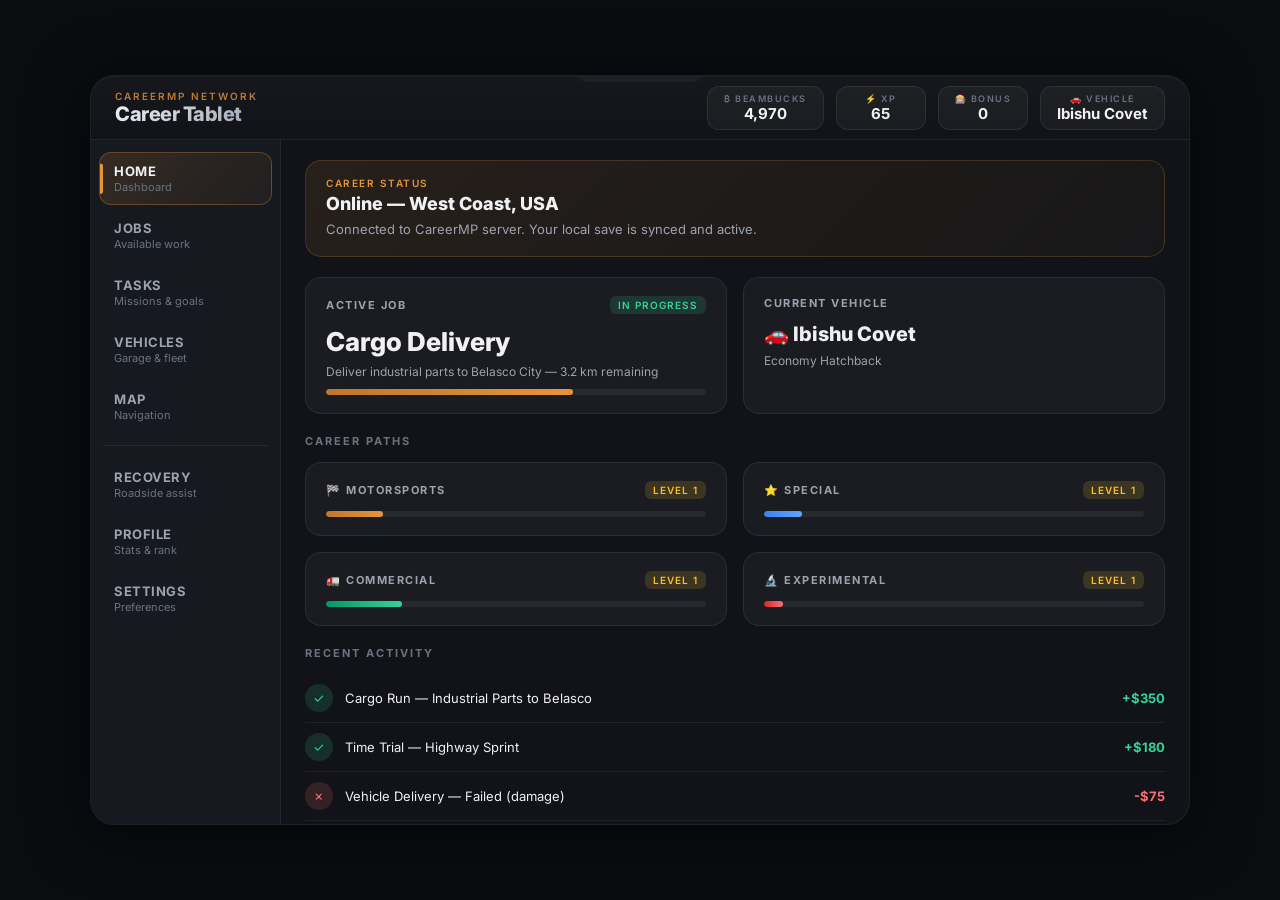
<file: standalone-preview/index.html>
<!DOCTYPE html>
<html lang="en">
<head>
  <meta charset="UTF-8">
  <meta name="viewport" content="width=device-width, initial-scale=1.0">
  <meta name="color-scheme" content="dark">
  <meta name="description" content="CareerMP Tablet — Career mode hub for BeamNG.drive, BeamMP & CareerMP">
  <title>CareerMP Tablet</title>
  <link rel="stylesheet" href="styles.css">
</head>
<body>

<div class="tablet" id="tablet">

  <!-- ===== Header ===== -->
  <header class="header">
    <div class="header-brand">
      <span class="label">CareerMP Network</span>
      <span class="title">Career Tablet</span>
    </div>
    <div class="header-stats">
      <div class="stat-chip">
        <span class="stat-label">₿ BeamBucks</span>
        <span class="stat-value" id="header-balance">4,970</span>
      </div>
      <div class="stat-chip">
        <span class="stat-label">⚡ XP</span>
        <span class="stat-value" id="header-xp">65</span>
      </div>
      <div class="stat-chip">
        <span class="stat-label">🎰 Bonus</span>
        <span class="stat-value" id="header-bonus">0</span>
      </div>
      <div class="stat-chip">
        <span class="stat-label">🚗 Vehicle</span>
        <span class="stat-value" id="header-vehicle">Ibishu Covet</span>
      </div>
    </div>
  </header>

  <!-- ===== Main Layout ===== -->
  <div class="main-layout">

    <!-- Sidebar Navigation -->
    <nav class="sidebar" id="sidebar">
      <div class="nav-item active" data-page="home">
        <span class="nav-title">Home</span>
        <span class="nav-sub">Dashboard</span>
      </div>
      <div class="nav-item" data-page="jobs">
        <span class="nav-title">Jobs</span>
        <span class="nav-sub">Available work</span>
      </div>
      <div class="nav-item" data-page="tasks">
        <span class="nav-title">Tasks</span>
        <span class="nav-sub">Missions & goals</span>
      </div>
      <div class="nav-item" data-page="vehicles">
        <span class="nav-title">Vehicles</span>
        <span class="nav-sub">Garage & fleet</span>
      </div>
      <div class="nav-item" data-page="map">
        <span class="nav-title">Map</span>
        <span class="nav-sub">Navigation</span>
      </div>

      <div class="sidebar-divider"></div>

      <div class="nav-item" data-page="recovery">
        <span class="nav-title">Recovery</span>
        <span class="nav-sub">Roadside assist</span>
      </div>
      <div class="nav-item" data-page="profile">
        <span class="nav-title">Profile</span>
        <span class="nav-sub">Stats & rank</span>
      </div>
      <div class="nav-item" data-page="settings">
        <span class="nav-title">Settings</span>
        <span class="nav-sub">Preferences</span>
      </div>
    </nav>

    <!-- Content Area -->
    <main class="content" id="content">

      <!-- ========== HOME ========== -->
      <div class="page active" id="page-home">
        <div class="status-banner">
          <div class="banner-label">Career Status</div>
          <div class="banner-title" id="home-status-title">Online — West Coast, USA</div>
          <div class="banner-desc">Connected to CareerMP server. Your local save is synced and active.</div>
        </div>

        <div class="card-grid">
          <div class="card">
            <div class="card-header">
              <span class="card-title">Active Job</span>
              <span class="card-badge ready">In Progress</span>
            </div>
            <div class="card-value" id="home-active-job">Cargo Delivery</div>
            <div class="card-desc">Deliver industrial parts to Belasco City — 3.2 km remaining</div>
            <div class="progress-bar"><div class="progress-fill amber" style="width: 65%"></div></div>
          </div>

          <div class="card">
            <div class="card-header">
              <span class="card-title">Current Vehicle</span>
            </div>
            <div class="card-value" style="font-size:20px;">🚗 Ibishu Covet</div>
            <div class="card-desc">Economy Hatchback</div>
          </div>
        </div>

        <div class="section-title">Career Paths</div>
        <div class="card-grid">
          <div class="card">
            <div class="card-header">
              <span class="card-title">🏁 Motorsports</span>
              <span class="card-badge pending">Level 1</span>
            </div>
            <div class="progress-bar"><div class="progress-fill amber" style="width: 15%"></div></div>
          </div>
          <div class="card">
            <div class="card-header">
              <span class="card-title">⭐ Special</span>
              <span class="card-badge pending">Level 1</span>
            </div>
            <div class="progress-bar"><div class="progress-fill blue" style="width: 10%"></div></div>
          </div>
          <div class="card">
            <div class="card-header">
              <span class="card-title">🚛 Commercial</span>
              <span class="card-badge pending">Level 1</span>
            </div>
            <div class="progress-bar"><div class="progress-fill green" style="width: 20%"></div></div>
          </div>
          <div class="card">
            <div class="card-header">
              <span class="card-title">🔬 Experimental</span>
              <span class="card-badge pending">Level 1</span>
            </div>
            <div class="progress-bar"><div class="progress-fill red" style="width: 5%"></div></div>
          </div>
        </div>

        <div class="section-title">Recent Activity</div>
        <div id="home-activity">
          <div class="activity-item">
            <div class="activity-icon success">✓</div>
            <div class="activity-text">Cargo Run — Industrial Parts to Belasco</div>
            <div class="activity-amount positive">+$350</div>
          </div>
          <div class="activity-item">
            <div class="activity-icon success">✓</div>
            <div class="activity-text">Time Trial — Highway Sprint</div>
            <div class="activity-amount positive">+$180</div>
          </div>
          <div class="activity-item">
            <div class="activity-icon fail">✗</div>
            <div class="activity-text">Vehicle Delivery — Failed (damage)</div>
            <div class="activity-amount negative">-$75</div>
          </div>
          <div class="activity-item">
            <div class="activity-icon success">✓</div>
            <div class="activity-text">Parcel Delivery — Express Package</div>
            <div class="activity-amount positive">+$220</div>
          </div>
          <div class="activity-item">
            <div class="activity-icon info">i</div>
            <div class="activity-text">Insurance payment — Monthly premium</div>
            <div class="activity-amount negative">-$150</div>
          </div>
        </div>
      </div>

      <!-- ========== JOBS ========== -->
      <div class="page" id="page-jobs">
        <div class="facility-header">
          <div class="facility-header-left">
            <div class="facility-mode-label">Delivery Mode</div>
            <div class="facility-name-display" id="facility-name">Belasco City Garage</div>
          </div>
          <div class="facility-header-right">
            <div class="facility-stats">
              <span>⚡ 65</span>
              <span>🎰 0</span>
              <span>₿ 4,970.07</span>
            </div>
            <div class="facility-reputation" id="facility-rep">🤝 Neutral</div>
          </div>
        </div>
        <div class="facility-selector">
          <div class="facility-chip active" data-facility="belasco-garage">Belasco City Garage</div>
          <div class="facility-chip" data-facility="fast-auto">Fast Automotive</div>
          <div class="facility-chip" data-facility="jerry-riggs">Jerry Riggs</div>
          <div class="facility-chip" data-facility="industrial">Industrial Warehouse</div>
          <div class="facility-chip" data-facility="turbo-burger">Turbo Burger</div>
          <div class="facility-chip" data-facility="shuffleboard">Shuffleboard Logistics</div>
        </div>
        <div class="subtab-bar" id="jobs-subtab-bar">
          <button class="subtab active" data-subtab="facility-info">Facility Info</button>
          <button class="subtab" data-subtab="parcel-delivery">Parcel Delivery</button>
          <button class="subtab" data-subtab="car-jockey">Car Jockey</button>
          <button class="subtab" data-subtab="trailer-delivery">Trailer Delivery</button>
          <button class="subtab" data-subtab="materials-delivery">Materials Delivery</button>
          <button class="subtab" data-subtab="all-cargo">All Cargo</button>
          <button class="subtab" data-subtab="loaner-vehicles">Loaner Vehicles</button>
        </div>
        <div class="jobs-layout">
          <div class="jobs-main">
            <div class="subtab-page active" id="subtab-facility-info">
              <div class="jobs-columns">
                <div class="jobs-col">
                  <div class="facility-info-block">
                    <div class="fi-title">🤝 Reputation: Neutral (lvl 0)</div>
                    <div class="progress-bar"><div class="progress-fill amber" style="width: 0%"></div></div>
                  </div>
                  <div class="facility-info-block" style="margin-top:16px;">
                    <div class="fi-title">📋 Facility Information</div>
                    <div class="fi-desc">Belasco Garage: Cheap prices, friendly staff, and the building has two entrances, so you can just drive through it.</div>
                    <div class="fi-desc" style="margin-top:8px;font-style:italic;color:var(--text-muted);">Established only a few years ago when the map of WCUSA first released, it was an instant success with players.</div>
                  </div>
                </div>
                <div class="jobs-col">
                  <div class="facility-info-block">
                    <div class="fi-title">📦 Cargo Delivery: Level 1</div>
                    <div class="fi-subtitle">0 XP</div>
                    <div class="fi-desc">Deliver parcels, fluids, dry bulk in containers, or haul small and large trailers.</div>
                    <div class="fi-jobs-grid">
                      <div class="fi-job-card">
                        <div class="fi-job-name">📦 Parcel Delivery</div>
                        <div class="fi-job-count">× 1</div>
                      </div>
                      <div class="fi-job-card">
                        <div class="fi-job-name">🚛 Trailer Delivery</div>
                        <div class="fi-job-count">× 0</div>
                      </div>
                      <div class="fi-job-card">
                        <div class="fi-job-name">🧱 Materials Delivery</div>
                        <div class="fi-job-count">× 0</div>
                      </div>
                    </div>
                  </div>
                </div>
                <div class="jobs-col">
                  <div class="facility-info-block">
                    <div class="fi-title">🚗 Car Jockey</div>
                    <div class="fi-subtitle">0 XP</div>
                    <div class="fi-desc">Drive a wide variety of vehicles safely to their destination.</div>
                  </div>
                  <div class="facility-info-block" style="margin-top:16px;">
                    <div class="fi-title">🔧 Services</div>
                    <div class="fi-desc">ℹ Earn reputation to increase rewards. Loan vehicles to use as delivery vehicle.</div>
                    <div class="fi-jobs-grid" style="margin-top:8px;">
                      <div class="fi-job-card">
                        <div class="fi-job-name">🚙 Loaner Vehicles</div>
                        <div class="fi-job-count">× 0</div>
                      </div>
                    </div>
                  </div>
                </div>
              </div>
            </div>
            <div class="subtab-page" id="subtab-parcel-delivery">
              <div class="subtab-header-row">
                <div>
                  <div class="fi-title">📦 Parcel Delivery</div>
                  <div class="fi-desc">Deliver small and large parcels all over the map.</div>
                </div>
                <div class="sort-controls">
                  <span>🏷 Grouping: Destinations</span>
                  <span>⚙ Sorting: Rewards</span>
                </div>
              </div>
              <div class="subtab-tutorial">
                <div class="fi-title" style="font-size:13px;">Parcel Delivery Tutorial</div>
                <div class="tutorial-checklist">
                  <div class="tutorial-step">☐ Install a cargo container in your vehicle.<br><small>Visit a garage and select "Veh Customization", then "Cargo parts".</small></div>
                  <div class="tutorial-step">☐ Load the Tutorial Package into your vehicle.<br><small>Inspect the cargo in front of the Belasco City Garage.</small></div>
                  <div class="tutorial-step">☐ Deliver cargo to the destination.<br><small>Drop off the cargo at Jerry Riggs.</small></div>
                </div>
              </div>
              <div class="list-item">
                <div class="list-item-info">
                  <div class="list-item-title">Jerry Riggs</div>
                  <div class="list-item-meta"><span>📍 1.4 mi</span></div>
                  <div style="margin-top:6px;">
                    <span class="cargo-tag">Tutorial Package</span>
                    <span class="cargo-reward">₿ 22.57</span>
                    <span class="cargo-count">×1</span>
                  </div>
                  <div style="font-size:10px;color:var(--accent-red);margin-top:4px;">ℹ No Space</div>
                </div>
              </div>
            </div>
            <div class="subtab-page" id="subtab-car-jockey">
              <div class="subtab-header-row">
                <div>
                  <div class="fi-title">🚗 Car Jockey</div>
                  <div class="fi-desc">Drive vehicles to repair jobs or bring them to private residences.</div>
                </div>
                <div class="sort-controls">
                  <span>🏷 Grouping: Destinations</span>
                  <span>⚙ Sorting: Rewards</span>
                </div>
              </div>
              <div class="jobs-empty-state">
                <div style="font-size:32px;margin-bottom:8px;">🚗</div>
                <div style="font-size:14px;font-weight:600;color:var(--text-secondary);">No car jockey jobs available at this facility right now.</div>
              </div>
            </div>
            <div class="subtab-page" id="subtab-trailer-delivery">
              <div class="subtab-header-row">
                <div>
                  <div class="fi-title">🚛 Trailer Delivery</div>
                  <div class="fi-desc">Tow small and large trailers to where they are needed.</div>
                </div>
                <div class="sort-controls">
                  <span>🏷 Grouping: Destinations</span>
                  <span>⚙ Sorting: Rewards</span>
                </div>
              </div>
              <div class="jobs-empty-state">
                <div style="font-size:32px;margin-bottom:8px;">🚛</div>
                <div style="font-size:14px;font-weight:600;color:var(--text-secondary);">No trailer delivery jobs available at this facility right now.</div>
              </div>
            </div>
            <div class="subtab-page" id="subtab-materials-delivery">
              <div class="subtab-header-row">
                <div>
                  <div class="fi-title">🧱 Materials Delivery</div>
                  <div class="fi-desc">Deliver large amounts of fluids and dry bulk as orders or in custom sizes.</div>
                </div>
                <div class="sort-controls">
                  <span>🏷 Grouping: Cargo Type</span>
                  <span>⚙ Sorting: Rewards</span>
                </div>
              </div>
              <div class="jobs-empty-state">
                <div style="font-size:32px;margin-bottom:8px;">🧱</div>
                <div style="font-size:14px;font-weight:600;color:var(--text-secondary);">You do not have any containers installed that can load this type of cargo.</div>
              </div>
            </div>
            <div class="subtab-page" id="subtab-all-cargo">
              <div class="subtab-header-row">
                <div>
                  <div class="fi-title">📋 All Cargo</div>
                  <div class="fi-desc">Showing all cargo this facility has to offer.</div>
                </div>
                <div class="sort-controls">
                  <span>🏷 Grouping: Cargo Type</span>
                  <span>⚙ Sorting: Rewards</span>
                </div>
              </div>
              <div style="margin-top:12px;">
                <div class="fi-title" style="font-size:12px;margin-bottom:8px;">Parcel</div>
                <div class="list-item">
                  <div class="list-item-info">
                    <div class="list-item-title">Tutorial Package</div>
                    <div style="display:flex;gap:8px;align-items:center;margin-top:4px;">
                      <span class="cargo-reward">₿ 22.57</span>
                      <span class="cargo-count">×1</span>
                    </div>
                    <div style="font-size:10px;color:var(--accent-red);margin-top:4px;">ℹ No Space</div>
                  </div>
                </div>
              </div>
            </div>
            <div class="subtab-page" id="subtab-loaner-vehicles">
              <div class="subtab-header-row">
                <div>
                  <div class="fi-title">🚙 Loaner Vehicles</div>
                  <div class="fi-desc">Loan vehicles from this organization to use for delivering other cargo.</div>
                </div>
                <div class="sort-controls">
                  <span>🏷 Grouping: Vehicle Type</span>
                  <span>⚙ Sorting: Id</span>
                </div>
              </div>
              <div class="jobs-empty-state">
                <div style="font-size:32px;margin-bottom:8px;">🚙</div>
                <div style="font-size:14px;font-weight:600;color:var(--text-secondary);">No loaner vehicles available.</div>
                <div style="font-size:12px;color:var(--text-muted);margin-top:4px;">Increase your reputation at this facility to unlock loaner vehicles.</div>
              </div>
            </div>
          </div>
          <div class="my-cargo-sidebar">
            <div class="my-cargo-header">
              <span class="fi-title" style="color:var(--accent-primary);">📦 My Cargo</span>
            </div>
            <div class="fi-desc">Check your loaded cargo and other delivery-related tasks.</div>
            <div class="sort-controls" style="margin-top:8px;">
              <span>🏷 Grouping: Tasklist</span>
              <span>⚙ Sorting: Id</span>
            </div>
            <div class="my-cargo-empty">
              <div style="font-size:11px;color:var(--text-muted);padding:16px 0;text-align:center;">
                ℹ You do not have any containers installed that can load this type of cargo.
              </div>
              <button class="btn btn-primary" style="width:100%;justify-content:center;font-size:11px;">❓ How do I install cargo containers?</button>
            </div>
          </div>
        </div>
      </div>

      <!-- ========== TASKS ========== -->
      <div class="page" id="page-tasks">
        <div class="status-banner">
          <div class="banner-label">Career / West Coast, USA</div>
          <div class="banner-title">Missions &amp; Challenges</div>
          <div class="banner-desc">Racing, stunts, and challenge missions. Delivery jobs are in the Jobs tab.</div>
        </div>
        <div class="section-title">📋 Active Missions</div>
        <div class="card-grid single">
          <div class="card">
            <div class="card-header">
              <span class="card-title">🏁 Time Trial — Cell Tower Road</span>
              <span class="card-badge ready">In Progress</span>
            </div>
            <div class="card-desc">Complete the route as fast as possible. Beat the target times for star rewards.</div>
            <div class="progress-bar"><div class="progress-fill amber" style="width: 35%"></div></div>
            <div style="display:flex;gap:8px;flex-wrap:wrap;margin-top:8px;">
              <span class="card-badge pending" style="font-size:10px;">🥉 Bronze</span>
              <span class="card-badge pending" style="font-size:10px;">🥈 Silver</span>
              <span class="card-badge pending" style="font-size:10px;">🥇 Gold</span>
            </div>
            <div class="btn-group">
              <button class="btn btn-primary">Navigate</button>
              <button class="btn btn-outline">Retry</button>
            </div>
          </div>
        </div>
        <div class="section-title">🗂 Mission Types — West Coast, USA</div>
        <div class="card-grid triple">
          <div class="card" style="cursor:pointer;"><div class="card-header"><span class="card-title">🏁 Time Trials</span><span class="card-badge ready">55</span></div><div class="card-desc">Race against the clock on various routes</div></div>
          <div class="card" style="cursor:pointer;"><div class="card-header"><span class="card-title">🏎 AI Races</span><span class="card-badge ready">9</span></div><div class="card-desc">Circuit and sprint races vs AI opponents</div></div>
          <div class="card" style="cursor:pointer;"><div class="card-header"><span class="card-title">🎯 Drift</span><span class="card-badge ready">9</span></div><div class="card-desc">Score points with controlled drifts</div></div>
          <div class="card" style="cursor:pointer;"><div class="card-header"><span class="card-title">🏗 Drag Strip</span><span class="card-badge ready">9</span></div><div class="card-desc">Quarter-mile acceleration runs at APM</div></div>
          <div class="card" style="cursor:pointer;"><div class="card-header"><span class="card-title">🚔 Chase</span><span class="card-badge ready">8</span></div><div class="card-desc">Pursue or be pursued across the map</div></div>
          <div class="card" style="cursor:pointer;"><div class="card-header"><span class="card-title">📦 Arrive</span><span class="card-badge ready">7</span></div><div class="card-desc">Drive to the destination without damage</div></div>
          <div class="card" style="cursor:pointer;"><div class="card-header"><span class="card-title">🏁 Drag Races</span><span class="card-badge ready">6</span></div><div class="card-desc">Head-to-head drag racing events</div></div>
          <div class="card" style="cursor:pointer;"><div class="card-header"><span class="card-title">🚨 Evade</span><span class="card-badge ready">6</span></div><div class="card-desc">Escape and hide from pursuers</div></div>
          <div class="card" style="cursor:pointer;"><div class="card-header"><span class="card-title">🏔 Crawl</span><span class="card-badge ready">5</span></div><div class="card-desc">Off-road rock crawling challenges</div></div>
          <div class="card" style="cursor:pointer;"><div class="card-header"><span class="card-title">🔑 Collection</span><span class="card-badge ready">5</span></div><div class="card-desc">Collect scattered items across the area</div></div>
          <div class="card" style="cursor:pointer;"><div class="card-header"><span class="card-title">🎯 Precision Park</span><span class="card-badge ready">5</span></div><div class="card-desc">Park perfectly in tight spots</div></div>
          <div class="card" style="cursor:pointer;"><div class="card-header"><span class="card-title">💨 Knock Away</span><span class="card-badge ready">5</span></div><div class="card-desc">Smash targets off the road</div></div>
          <div class="card" style="cursor:pointer;"><div class="card-header"><span class="card-title">⛽ Hypermiling</span><span class="card-badge ready">3</span></div><div class="card-desc">Maximize fuel efficiency on routes</div></div>
          <div class="card" style="cursor:pointer;"><div class="card-header"><span class="card-title">🎪 Long Jump</span><span class="card-badge ready">2</span></div><div class="card-desc">Launch off ramps for maximum distance</div></div>
          <div class="card" style="cursor:pointer;"><div class="card-header"><span class="card-title">🎯 Target Jump</span><span class="card-badge ready">2</span></div><div class="card-desc">Land on target zones after jumps</div></div>
          <div class="card" style="cursor:pointer;"><div class="card-header"><span class="card-title">🐦 Cannon</span><span class="card-badge ready">1</span></div><div class="card-desc">Pigeon-launching cannon challenge</div></div>
        </div>
        <div class="section-title">📈 Mission Summary</div>
        <div class="card-grid single">
          <div class="card">
            <div style="display:flex;justify-content:space-between;flex-wrap:wrap;gap:12px;">
              <div style="text-align:center;flex:1;min-width:80px;">
                <div style="font-size:24px;font-weight:800;color:var(--accent-yellow);">140</div>
                <div style="font-size:11px;color:var(--text-muted);margin-top:2px;">Total Missions</div>
              </div>
              <div style="text-align:center;flex:1;min-width:80px;">
                <div style="font-size:24px;font-weight:800;color:var(--accent-green);">16</div>
                <div style="font-size:11px;color:var(--text-muted);margin-top:2px;">Mission Types</div>
              </div>
              <div style="text-align:center;flex:1;min-width:80px;">
                <div style="font-size:24px;font-weight:800;color:var(--accent-blue);">23</div>
                <div style="font-size:11px;color:var(--text-muted);margin-top:2px;">In Jobs Tab</div>
              </div>
              <div style="text-align:center;flex:1;min-width:80px;">
                <div style="font-size:24px;font-weight:800;color:var(--text-secondary);">0</div>
                <div style="font-size:11px;color:var(--text-muted);margin-top:2px;">Completed</div>
              </div>
            </div>
          </div>
        </div>
      </div>

      <!-- ========== VEHICLES ========== -->
      <div class="page" id="page-vehicles">
        <div class="status-banner">
          <div class="banner-label">Garage</div>
          <div class="banner-title">Your Fleet</div>
          <div class="banner-desc">Manage your vehicles, check condition, and handle repairs.</div>
        </div>
        <div class="section-title">Current Vehicle (Spawned)</div>
        <div class="vehicle-card">
          <div class="vehicle-name">Ibishu Covet</div>
          <div class="vehicle-type">Economy Hatchback</div>
          <div class="vehicle-stats">
            <div class="vehicle-stat"><span class="vs-label">Body</span><span class="vs-value good">95%</span></div>
            <div class="vehicle-stat"><span class="vs-label">Engine</span><span class="vs-value good">100%</span></div>
            <div class="vehicle-stat"><span class="vs-label">Tyres</span><span class="vs-value good">88%</span></div>
            <div class="vehicle-stat"><span class="vs-label">Fuel</span><span class="vs-value good">92%</span></div>
          </div>
        </div>
        <div class="section-title">Garage (1 Stored)</div>
        <div class="vehicle-card">
          <div class="vehicle-name">Ibishu Pessima</div>
          <div class="vehicle-type">Economy Sedan • 1996</div>
          <div class="vehicle-stats">
            <div class="vehicle-stat"><span class="vs-label">Body</span><span class="vs-value warn">71%</span></div>
            <div class="vehicle-stat"><span class="vs-label">Engine</span><span class="vs-value good">85%</span></div>
            <div class="vehicle-stat"><span class="vs-label">Tyres</span><span class="vs-value bad">32%</span></div>
            <div class="vehicle-stat"><span class="vs-label">Fuel</span><span class="vs-value warn">45%</span></div>
          </div>
          <div class="btn-group">
            <button class="btn btn-primary">Repair Vehicle</button>
            <button class="btn btn-outline">View Parts</button>
            <button class="btn btn-outline">Insurance</button>
          </div>
        </div>
      </div>

      <!-- ========== MAP ========== -->
      <div class="page" id="page-map">
        <div class="status-banner">
          <div class="banner-label">Career / West Coast, USA</div>
          <div class="banner-title">Career POIs</div>
          <div class="banner-desc">All facilities and points of interest on the map.</div>
        </div>
        <div class="map-container">
          <div style="position:relative;z-index:1;text-align:center;">
            <div style="font-size:48px;margin-bottom:8px;">🗺️</div>
            <div style="font-size:15px;font-weight:600;color:var(--text-secondary);">Map View</div>
            <div style="font-size:12px;color:var(--text-muted);margin-top:4px;">Connects to BeamNG navigation in-game</div>
          </div>
        </div>
        <div class="section-title">🚗 Player Vehicles</div>
        <div class="card-grid single">
          <div class="list-item">
            <div class="list-item-info">
              <div class="list-item-title">Ibishu Covet</div>
              <div class="list-item-meta">
                <span>🚗 Economy Hatchback</span>
                <span>📍 Current vehicle</span>
              </div>
            </div>
            <button class="btn btn-outline" style="font-size:11px;">Locate</button>
          </div>
        </div>
        <div class="section-title">🏪 Dealerships</div>
        <div class="card-grid">
          <div class="card" style="cursor:pointer;"><div class="card-header"><span class="card-title">Belasco Auto</span><span class="card-badge ready">Open</span></div><div class="card-desc">New & used vehicles for the modern driver. Fees: $799</div></div>
          <div class="card" style="cursor:pointer;"><div class="card-header"><span class="card-title">Jefferson Motors</span><span class="card-badge ready">Open</span></div><div class="card-desc">Quality used vehicle sales. Fees: $649</div></div>
          <div class="card" style="cursor:pointer;"><div class="card-header"><span class="card-title">Rich's Motor Company</span><span class="card-badge ready">Open</span></div><div class="card-desc">Prestige auto sales — the finest quality vehicles. Fees: $1,250</div></div>
          <div class="card" style="cursor:pointer;"><div class="card-header"><span class="card-title">Quarryside Auto Sales</span><span class="card-badge ready">Open</span></div><div class="card-desc">Once thriving dealership, now only used vehicles. Fees: $249</div></div>
          <div class="card" style="cursor:pointer;"><div class="card-header"><span class="card-title">Commercial Vehicle Sales</span><span class="card-badge ready">Open</span></div><div class="card-desc">Trucks, trailers, transport & heavy machinery. Fees: $1,449</div></div>
        </div>
        <div class="section-title">🔧 Garages & Computers</div>
        <div class="card-grid">
          <div class="card" style="cursor:pointer;"><div class="card-header"><span class="card-title">Garage Computer</span><span class="card-badge ready">Available</span></div><div class="card-desc">Vehicle & parts management, shopping, insurance</div></div>
          <div class="card" style="cursor:pointer;"><div class="card-header"><span class="card-title">Office Computer</span><span class="card-badge ready">Available</span></div><div class="card-desc">Vehicle & parts shopping</div></div>
          <div class="card" style="cursor:pointer;"><div class="card-header"><span class="card-title">Commercial Garage — Large</span><span class="card-badge ready">Available</span></div><div class="card-desc">Full vehicle & parts management for large vehicles</div></div>
          <div class="card" style="cursor:pointer;"><div class="card-header"><span class="card-title">Commercial Garage — Small</span><span class="card-badge ready">Available</span></div><div class="card-desc">Full vehicle & parts management for small vehicles</div></div>
          <div class="card" style="cursor:pointer;"><div class="card-header"><span class="card-title">Alder Dragway Tuning</span><span class="card-badge ready">Available</span></div><div class="card-desc">Vehicle tuning & parts at the dragway</div></div>
        </div>
        <div class="section-title">⛽ Gas Stations</div>
        <div class="card-grid triple">
          <div class="card" style="cursor:pointer;"><div class="card-title" style="font-size:13px;font-weight:700;margin-bottom:4px;">Service Station</div><div class="card-desc">Gas, Diesel, EV</div></div>
          <div class="card" style="cursor:pointer;"><div class="card-title" style="font-size:13px;font-weight:700;margin-bottom:4px;">Highway Station</div><div class="card-desc">Gas, Diesel</div></div>
          <div class="card" style="cursor:pointer;"><div class="card-title" style="font-size:13px;font-weight:700;margin-bottom:4px;">Tyranos Island</div><div class="card-desc">Gas, Diesel, EV</div></div>
          <div class="card" style="cursor:pointer;"><div class="card-title" style="font-size:13px;font-weight:700;margin-bottom:4px;">Apex Commercial</div><div class="card-desc">Gas, Diesel</div></div>
          <div class="card" style="cursor:pointer;"><div class="card-title" style="font-size:13px;font-weight:700;margin-bottom:4px;">Mountain Station</div><div class="card-desc">Gas, Diesel</div></div>
          <div class="card" style="cursor:pointer;"><div class="card-title" style="font-size:13px;font-weight:700;margin-bottom:4px;">KEVee Chargers</div><div class="card-desc">Electric only</div></div>
        </div>
      </div>

      <!-- ========== RECOVERY ========== -->
      <div class="page" id="page-recovery">
        <div class="recovery-hero">
          <div class="hero-icon">🚨</div>
          <div class="hero-title">Recovery Service</div>
          <div class="hero-desc">Stuck, flipped, or broken down? Use the recovery service to get back on the road.</div>
          <div class="btn-group" style="justify-content:center;">
            <button class="btn btn-primary">📍 Recover to Nearest Road</button>
          </div>
        </div>
        <div class="section-title">Garage Tow</div>
        <div class="card-grid single">
          <div class="card">
            <div class="card-header">
              <span class="card-title">🔧 Tow to Garage</span>
              <span class="card-badge ready">Available</span>
            </div>
            <div class="card-desc">Tow your vehicle to a garage for immediate repairs. Select your destination:</div>
            <div style="margin-top:10px;">
              <select style="width:100%;padding:8px 12px;background:rgba(0,0,0,0.3);border:1px solid var(--border-card);border-radius:var(--radius-sm);color:var(--text-primary);font-family:inherit;font-size:12px;">
                <option>Belasco City Garage — $120</option>
                <option>Fast Automotive — $150</option>
                <option>Jerry Riggs — $95</option>
                <option>Commercial Garage (Large) — $200</option>
                <option>Commercial Garage (Small) — $180</option>
              </select>
            </div>
            <div class="btn-group" style="margin-top:12px;">
              <button class="btn btn-primary">Confirm Tow</button>
            </div>
          </div>
        </div>
        <div class="section-title">Recovery Mod (Coming Soon)</div>
        <div class="card-grid single">
          <div class="card">
            <div class="card-header">
              <span class="card-title">Advanced Recovery</span>
              <span class="card-badge offline">Not Installed</span>
            </div>
            <div class="card-desc">The Recovery Mod will add tow trucks, flatbed trailers, winches, and a full roadside assistance system. Stay tuned!</div>
          </div>
        </div>
      </div>

      <!-- ========== PROFILE ========== -->
      <div class="page" id="page-profile">
        <div class="profile-header">
          <div class="profile-avatar">PC</div>
          <div class="profile-info">
            <div class="profile-name" id="profile-name">PapiCheesecake_DEV</div>
            <div class="profile-rank">BeamMP Career Player</div>
          </div>
        </div>
        <div class="card-grid triple">
          <div class="card"><div class="card-header"><span class="card-title">₿ BeamBucks</span></div><div class="card-value" style="color:var(--accent-green);">4,970.07</div></div>
          <div class="card"><div class="card-header"><span class="card-title">⚡ XP</span></div><div class="card-value">65</div></div>
          <div class="card"><div class="card-header"><span class="card-title">🎰 Bonus Coins</span></div><div class="card-value">0</div></div>
        </div>
        <div class="section-title">Career Paths</div>
        <div class="card-grid">
          <div class="card"><div class="card-header"><span class="card-title">🏁 Motorsports</span><span class="card-badge pending">Level 1</span></div><div class="card-desc">Racing, time trials, drag events</div><div class="progress-bar"><div class="progress-fill amber" style="width: 15%"></div></div></div>
          <div class="card"><div class="card-header"><span class="card-title">⭐ Special</span><span class="card-badge pending">Level 1</span></div><div class="card-desc">Unique challenges and scenarios</div><div class="progress-bar"><div class="progress-fill blue" style="width: 10%"></div></div></div>
          <div class="card"><div class="card-header"><span class="card-title">🚛 Commercial</span><span class="card-badge pending">Level 1</span></div><div class="card-desc">Deliveries, cargo runs, transport</div><div class="progress-bar"><div class="progress-fill green" style="width: 20%"></div></div></div>
          <div class="card"><div class="card-header"><span class="card-title">🔬 Experimental</span><span class="card-badge pending">Level 1</span></div><div class="card-desc">Stunts, destruction, wild rides</div><div class="progress-bar"><div class="progress-fill red" style="width: 5%"></div></div></div>
        </div>
        <div class="section-title">Earnings History</div>
        <div id="profile-history">
          <div class="activity-item"><div class="activity-icon success">✓</div><div class="activity-text">Today — 7 jobs completed</div><div class="activity-amount positive">+$2,350</div></div>
          <div class="activity-item"><div class="activity-icon success">✓</div><div class="activity-text">Yesterday — 5 jobs completed</div><div class="activity-amount positive">+$1,890</div></div>
          <div class="activity-item"><div class="activity-icon info">i</div><div class="activity-text">2 days ago — Insurance & repairs</div><div class="activity-amount negative">-$420</div></div>
        </div>
      </div>

      <!-- ========== SETTINGS ========== -->
      <div class="page" id="page-settings">
        <div class="status-banner">
          <div class="banner-label">Configuration</div>
          <div class="banner-title">Tablet Settings</div>
          <div class="banner-desc">Customize your tablet experience and manage mod integrations.</div>
        </div>
        <div class="section-title">Tablet</div>
        <div class="setting-row">
          <div class="setting-info"><span class="setting-label">Reposition Mode</span><span class="setting-desc">Click and drag to move the tablet around the screen</span></div>
          <div class="toggle" id="toggle-reposition" onclick="toggleSwitch(this)"></div>
        </div>
        <div class="setting-row">
          <div class="setting-info"><span class="setting-label">Resize Mode</span><span class="setting-desc">Drag the edges to resize the tablet window</span></div>
          <div class="toggle" id="toggle-resize" onclick="toggleSwitch(this)"></div>
        </div>
        <div class="section-title">Display</div>
        <div class="setting-row">
          <div class="setting-info"><span class="setting-label">Distance in Miles</span><span class="setting-desc">Switch distance units from kilometers to miles</span></div>
          <div class="toggle" id="toggle-miles" onclick="toggleSwitch(this)"></div>
        </div>
        <div class="setting-row">
          <div class="setting-info"><span class="setting-label">Notifications</span><span class="setting-desc">Show on-screen alerts for job updates, earnings, and events</span></div>
          <div class="toggle on" id="toggle-notifications" onclick="toggleSwitch(this)"></div>
        </div>
        <div class="section-title">About</div>
        <div class="card" style="margin-top:8px;">
          <div class="card-desc">
            <strong>CareerMP Tablet</strong> v0.1.0<br>
            By PapiCheesecake<br><br>
            Built for BeamNG.drive, BeamMP & CareerMP.<br>
            <a class="link-accent" href="https://github.com/StanleyDudek/CareerMP" target="_blank">CareerMP on GitHub</a>
          </div>
        </div>
      </div>


    </main>
  </div>
</div>

<!-- Toast Prompt -->
<div class="toast-overlay" id="toast-overlay">
  <div class="toast-prompt">
    <span class="toast-icon">⌨️</span>
    <span class="toast-text" id="toast-text">Press SPACE to confirm position</span>
    <span class="toast-hint">ESC to cancel</span>
  </div>
</div>

<script src="app.js"></script>
</body>
</html>
</file>
<file: standalone-preview/styles.css>
/* ============================================
   CareerMP Tablet — Design System
   ============================================ */

@import url('https://fonts.googleapis.com/css2?family=Inter:wght@300;400;500;600;700;800;900&display=swap');

/* --- CSS Custom Properties --- */
:root {
  /* Background layers */
  --bg-base: #0a0c10;
  --bg-tablet: #111318;
  --bg-sidebar: #161920;
  --bg-card: rgba(255, 255, 255, 0.04);
  --bg-card-hover: rgba(255, 255, 255, 0.07);
  --bg-input: rgba(255, 255, 255, 0.06);

  /* Accent palette */
  --accent-primary: #e8943a;
  --accent-primary-glow: rgba(232, 148, 58, 0.25);
  --accent-secondary: #c0762a;
  --accent-green: #34d399;
  --accent-green-dim: rgba(52, 211, 153, 0.15);
  --accent-red: #f87171;
  --accent-red-dim: rgba(248, 113, 113, 0.15);
  --accent-blue: #60a5fa;
  --accent-blue-dim: rgba(96, 165, 250, 0.15);
  --accent-purple: #a78bfa;
  --accent-yellow: #fbbf24;

  /* Text */
  --text-primary: #f1f1f4;
  --text-secondary: #9ca3af;
  --text-muted: #6b7280;
  --text-accent: var(--accent-primary);

  /* Borders */
  --border-subtle: rgba(255, 255, 255, 0.06);
  --border-card: rgba(255, 255, 255, 0.08);
  --border-active: var(--accent-primary);

  /* Sizing */
  --sidebar-width: 190px;
  --header-height: 64px;
  --radius-sm: 8px;
  --radius-md: 12px;
  --radius-lg: 16px;
  --radius-xl: 24px;

  /* Shadows */
  --shadow-card: 0 2px 12px rgba(0, 0, 0, 0.3);
  --shadow-glow: 0 0 20px var(--accent-primary-glow);

  /* Transitions */
  --transition-fast: 150ms ease;
  --transition-normal: 250ms ease;
  --transition-smooth: 350ms cubic-bezier(0.4, 0, 0.2, 1);
}

/* --- Reset & Base --- */
*, *::before, *::after {
  margin: 0;
  padding: 0;
  box-sizing: border-box;
}

html, body {
  width: 100%;
  height: 100%;
  font-family: 'Inter', -apple-system, BlinkMacSystemFont, sans-serif;
  font-size: 14px;
  background: var(--bg-base);
  color: var(--text-primary);
  overflow: hidden;
  -webkit-font-smoothing: antialiased;
}

/* --- Tablet Shell --- */
.tablet {
  position: relative;
  width: 100%;
  height: 100vh;
  max-width: 1100px;
  max-height: 750px;
  margin: auto;
  top: 50%;
  transform: translateY(-50%);
  background: var(--bg-tablet);
  border-radius: var(--radius-xl);
  border: 1px solid var(--border-subtle);
  box-shadow: 0 8px 60px rgba(0, 0, 0, 0.6), inset 0 1px 0 rgba(255,255,255,0.03);
  display: flex;
  flex-direction: column;
  overflow: hidden;
}

/* Notch */
.tablet::before {
  content: '';
  position: absolute;
  top: 0;
  left: 50%;
  transform: translateX(-50%);
  width: 120px;
  height: 6px;
  background: #1e2028;
  border-radius: 0 0 8px 8px;
  z-index: 10;
}

/* --- Header --- */
.header {
  display: flex;
  align-items: center;
  justify-content: space-between;
  height: var(--header-height);
  padding: 0 24px;
  border-bottom: 1px solid var(--border-subtle);
  flex-shrink: 0;
  background: linear-gradient(180deg, rgba(255,255,255,0.02) 0%, transparent 100%);
}

.header-brand {
  display: flex;
  flex-direction: column;
}

.header-brand .label {
  font-size: 10px;
  font-weight: 600;
  letter-spacing: 2px;
  text-transform: uppercase;
  color: var(--accent-primary);
  opacity: 0.8;
}

.header-brand .title {
  font-size: 20px;
  font-weight: 800;
  letter-spacing: -0.5px;
  background: linear-gradient(135deg, var(--text-primary) 0%, var(--text-secondary) 100%);
  -webkit-background-clip: text;
  -webkit-text-fill-color: transparent;
}

.header-stats {
  display: flex;
  gap: 12px;
}

.stat-chip {
  display: flex;
  flex-direction: column;
  align-items: center;
  padding: 6px 16px;
  background: var(--bg-card);
  border: 1px solid var(--border-card);
  border-radius: var(--radius-md);
  min-width: 90px;
  transition: var(--transition-fast);
}

.stat-chip:hover {
  background: var(--bg-card-hover);
}

.stat-chip .stat-label {
  font-size: 9px;
  font-weight: 600;
  text-transform: uppercase;
  letter-spacing: 1.5px;
  color: var(--text-muted);
}

.stat-chip .stat-value {
  font-size: 15px;
  font-weight: 700;
  color: var(--text-primary);
}

/* --- Main Layout (Sidebar + Content) --- */
.main-layout {
  display: flex;
  flex: 1;
  overflow: hidden;
}

/* --- Sidebar --- */
.sidebar {
  width: var(--sidebar-width);
  background: var(--bg-sidebar);
  border-right: 1px solid var(--border-subtle);
  padding: 12px 8px;
  display: flex;
  flex-direction: column;
  gap: 4px;
  flex-shrink: 0;
  overflow-y: auto;
}

.nav-item {
  display: flex;
  flex-direction: column;
  padding: 10px 14px;
  border-radius: var(--radius-md);
  cursor: pointer;
  transition: var(--transition-normal);
  border: 1px solid transparent;
  position: relative;
  user-select: none;
}

.nav-item:hover {
  background: var(--bg-card-hover);
}

.nav-item.active {
  background: linear-gradient(135deg, rgba(232, 148, 58, 0.15) 0%, rgba(232, 148, 58, 0.05) 100%);
  border-color: rgba(232, 148, 58, 0.3);
}

.nav-item.active::before {
  content: '';
  position: absolute;
  left: 0;
  top: 50%;
  transform: translateY(-50%);
  width: 3px;
  height: 60%;
  background: var(--accent-primary);
  border-radius: 0 2px 2px 0;
}

.nav-item .nav-title {
  font-size: 13px;
  font-weight: 700;
  text-transform: uppercase;
  letter-spacing: 0.5px;
  color: var(--text-secondary);
  transition: var(--transition-fast);
}

.nav-item.active .nav-title {
  color: var(--text-primary);
}

.nav-item .nav-sub {
  font-size: 11px;
  color: var(--text-muted);
  margin-top: 1px;
}

.sidebar-divider {
  height: 1px;
  background: var(--border-subtle);
  margin: 8px 4px;
}

/* --- Content Area --- */
.content {
  flex: 1;
  padding: 20px 24px;
  overflow-y: auto;
  overflow-x: hidden;
}

.content::-webkit-scrollbar {
  width: 6px;
}

.content::-webkit-scrollbar-track {
  background: transparent;
}

.content::-webkit-scrollbar-thumb {
  background: rgba(255,255,255,0.1);
  border-radius: 3px;
}

/* --- Page Views --- */
.page {
  display: none;
  animation: fadeIn 0.3s ease;
}

.page.active {
  display: block;
}

@keyframes fadeIn {
  from { opacity: 0; transform: translateY(8px); }
  to { opacity: 1; transform: translateY(0); }
}

/* --- Status Banner --- */
.status-banner {
  background: linear-gradient(135deg, rgba(232, 148, 58, 0.1) 0%, rgba(232, 148, 58, 0.03) 100%);
  border: 1px solid rgba(232, 148, 58, 0.2);
  border-radius: var(--radius-lg);
  padding: 16px 20px;
  margin-bottom: 20px;
}

.status-banner .banner-label {
  font-size: 10px;
  font-weight: 600;
  text-transform: uppercase;
  letter-spacing: 1.5px;
  color: var(--accent-primary);
  margin-bottom: 4px;
}

.status-banner .banner-title {
  font-size: 18px;
  font-weight: 800;
  margin-bottom: 6px;
}

.status-banner .banner-desc {
  font-size: 13px;
  color: var(--text-secondary);
  line-height: 1.5;
}

/* --- Card Grid --- */
.card-grid {
  display: grid;
  grid-template-columns: 1fr 1fr;
  gap: 16px;
  margin-bottom: 20px;
}

.card-grid.single {
  grid-template-columns: 1fr;
}

.card-grid.triple {
  grid-template-columns: 1fr 1fr 1fr;
}

/* --- Cards --- */
.card {
  background: var(--bg-card);
  border: 1px solid var(--border-card);
  border-radius: var(--radius-lg);
  padding: 18px 20px;
  transition: var(--transition-normal);
  backdrop-filter: blur(8px);
  position: relative;
  overflow: hidden;
}

.card:hover {
  background: var(--bg-card-hover);
  border-color: rgba(255, 255, 255, 0.12);
  transform: translateY(-1px);
  box-shadow: var(--shadow-card);
}

.card-header {
  display: flex;
  justify-content: space-between;
  align-items: center;
  margin-bottom: 12px;
}

.card-header .card-title {
  font-size: 11px;
  font-weight: 700;
  text-transform: uppercase;
  letter-spacing: 1.5px;
  color: var(--text-secondary);
}

.card-header .card-badge {
  font-size: 10px;
  font-weight: 600;
  text-transform: uppercase;
  letter-spacing: 1px;
  padding: 3px 8px;
  border-radius: 6px;
  background: var(--bg-card);
}

.card-badge.ready { color: var(--accent-green); background: var(--accent-green-dim); }
.card-badge.pending { color: var(--accent-yellow); background: rgba(251, 191, 36, 0.15); }
.card-badge.offline { color: var(--text-muted); }
.card-badge.live { color: var(--accent-red); background: var(--accent-red-dim); }

.card .card-value {
  font-size: 26px;
  font-weight: 800;
  margin-bottom: 6px;
}

.card .card-desc {
  font-size: 12px;
  color: var(--text-secondary);
  line-height: 1.5;
}

/* --- Buttons --- */
.btn {
  display: inline-flex;
  align-items: center;
  gap: 6px;
  padding: 8px 16px;
  border: none;
  border-radius: var(--radius-sm);
  font-family: inherit;
  font-size: 12px;
  font-weight: 700;
  cursor: pointer;
  transition: var(--transition-fast);
  text-transform: uppercase;
  letter-spacing: 0.5px;
}

.btn-primary {
  background: linear-gradient(135deg, var(--accent-primary) 0%, var(--accent-secondary) 100%);
  color: #fff;
}

.btn-primary:hover {
  box-shadow: var(--shadow-glow);
  transform: translateY(-1px);
}

.btn-outline {
  background: transparent;
  color: var(--text-secondary);
  border: 1px solid var(--border-card);
}

.btn-outline:hover {
  border-color: var(--text-secondary);
  color: var(--text-primary);
  background: var(--bg-card);
}

.btn-danger {
  background: linear-gradient(135deg, #ef4444, #dc2626);
  color: #fff;
}

.btn-success {
  background: linear-gradient(135deg, #10b981, #059669);
  color: #fff;
}

.btn-group {
  display: flex;
  gap: 8px;
  margin-top: 12px;
  flex-wrap: wrap;
}

/* --- Job / Task List Items --- */
.list-item {
  display: flex;
  align-items: center;
  justify-content: space-between;
  padding: 14px 16px;
  background: var(--bg-card);
  border: 1px solid var(--border-card);
  border-radius: var(--radius-md);
  margin-bottom: 8px;
  transition: var(--transition-normal);
  cursor: pointer;
}

.list-item:hover {
  background: var(--bg-card-hover);
  border-color: rgba(232, 148, 58, 0.2);
}

.list-item-info {
  display: flex;
  flex-direction: column;
  gap: 3px;
}

.list-item-title {
  font-size: 14px;
  font-weight: 600;
}

.list-item-meta {
  font-size: 11px;
  color: var(--text-muted);
  display: flex;
  gap: 12px;
}

.list-item-meta span {
  display: flex;
  align-items: center;
  gap: 4px;
}

.list-item-reward {
  font-size: 16px;
  font-weight: 800;
  color: var(--accent-green);
}

/* --- Progress Bar --- */
.progress-bar {
  width: 100%;
  height: 6px;
  background: rgba(255, 255, 255, 0.06);
  border-radius: 3px;
  overflow: hidden;
  margin-top: 8px;
}

.progress-bar .progress-fill {
  height: 100%;
  border-radius: 3px;
  transition: width 0.6s cubic-bezier(0.4, 0, 0.2, 1);
}

.progress-fill.amber { background: linear-gradient(90deg, var(--accent-secondary), var(--accent-primary)); }
.progress-fill.green { background: linear-gradient(90deg, #059669, #34d399); }
.progress-fill.blue { background: linear-gradient(90deg, #3b82f6, #60a5fa); }
.progress-fill.red { background: linear-gradient(90deg, #dc2626, #f87171); }

/* --- Section Title --- */
.section-title {
  font-size: 11px;
  font-weight: 700;
  text-transform: uppercase;
  letter-spacing: 2px;
  color: var(--text-muted);
  margin-bottom: 14px;
  margin-top: 8px;
}

/* --- Vehicle Card --- */
.vehicle-card {
  background: var(--bg-card);
  border: 1px solid var(--border-card);
  border-radius: var(--radius-lg);
  padding: 20px;
  margin-bottom: 12px;
  transition: var(--transition-normal);
}

.vehicle-card:hover {
  background: var(--bg-card-hover);
}

.vehicle-name {
  font-size: 18px;
  font-weight: 700;
  margin-bottom: 4px;
}

.vehicle-type {
  font-size: 11px;
  color: var(--text-muted);
  text-transform: uppercase;
  letter-spacing: 1px;
  margin-bottom: 14px;
}

.vehicle-stats {
  display: grid;
  grid-template-columns: repeat(4, 1fr);
  gap: 12px;
  margin-bottom: 14px;
}

.vehicle-stat {
  display: flex;
  flex-direction: column;
  gap: 2px;
}

.vehicle-stat .vs-label {
  font-size: 10px;
  text-transform: uppercase;
  letter-spacing: 1px;
  color: var(--text-muted);
}

.vehicle-stat .vs-value {
  font-size: 14px;
  font-weight: 700;
}

.vs-value.good { color: var(--accent-green); }
.vs-value.warn { color: var(--accent-yellow); }
.vs-value.bad { color: var(--accent-red); }

/* --- Profile --- */
.profile-header {
  display: flex;
  align-items: center;
  gap: 20px;
  margin-bottom: 24px;
}

.profile-avatar {
  width: 64px;
  height: 64px;
  border-radius: 50%;
  background: linear-gradient(135deg, var(--accent-primary), var(--accent-secondary));
  display: flex;
  align-items: center;
  justify-content: center;
  font-size: 24px;
  font-weight: 800;
  flex-shrink: 0;
}

.profile-info .profile-name {
  font-size: 22px;
  font-weight: 800;
}

.profile-info .profile-rank {
  font-size: 13px;
  color: var(--accent-primary);
  font-weight: 600;
}

/* --- Activity Feed --- */
.activity-item {
  display: flex;
  align-items: center;
  gap: 12px;
  padding: 10px 0;
  border-bottom: 1px solid var(--border-subtle);
}

.activity-item:last-child {
  border-bottom: none;
}

.activity-icon {
  width: 28px;
  height: 28px;
  border-radius: 50%;
  display: flex;
  align-items: center;
  justify-content: center;
  font-size: 13px;
  flex-shrink: 0;
}

.activity-icon.success { background: var(--accent-green-dim); color: var(--accent-green); }
.activity-icon.fail { background: var(--accent-red-dim); color: var(--accent-red); }
.activity-icon.info { background: var(--accent-blue-dim); color: var(--accent-blue); }

.activity-text {
  font-size: 13px;
  flex: 1;
}

.activity-amount {
  font-size: 13px;
  font-weight: 700;
}

.activity-amount.positive { color: var(--accent-green); }
.activity-amount.negative { color: var(--accent-red); }

/* --- Settings --- */
.setting-row {
  display: flex;
  align-items: center;
  justify-content: space-between;
  padding: 14px 0;
  border-bottom: 1px solid var(--border-subtle);
}

.setting-info {
  display: flex;
  flex-direction: column;
  gap: 2px;
}

.setting-label {
  font-size: 14px;
  font-weight: 600;
}

.setting-desc {
  font-size: 11px;
  color: var(--text-muted);
}

/* Toggle Switch */
.toggle {
  width: 44px;
  height: 24px;
  background: #2a2d36;
  border: 1px solid rgba(255, 255, 255, 0.15);
  border-radius: 12px;
  cursor: pointer;
  position: relative;
  transition: var(--transition-normal);
  color-scheme: dark;
  -webkit-appearance: none;
  appearance: none;
  flex-shrink: 0;
}

.toggle.on {
  background: var(--accent-primary);
  border-color: var(--accent-primary);
}

.toggle::after {
  content: '';
  position: absolute;
  width: 18px;
  height: 18px;
  background: #9ca3af;
  border-radius: 50%;
  top: 2px;
  left: 2px;
  transition: var(--transition-normal);
  box-shadow: 0 1px 3px rgba(0, 0, 0, 0.3);
}

.toggle.on::after {
  transform: translateX(20px);
  background: #fff;
}

/* --- Recovery Section --- */
.recovery-hero {
  text-align: center;
  padding: 40px 20px;
  background: linear-gradient(135deg, rgba(96, 165, 250, 0.08), rgba(139, 92, 246, 0.05));
  border: 1px solid rgba(96, 165, 250, 0.15);
  border-radius: var(--radius-lg);
  margin-bottom: 20px;
}

.recovery-hero .hero-icon {
  font-size: 48px;
  margin-bottom: 12px;
}

.recovery-hero .hero-title {
  font-size: 20px;
  font-weight: 800;
  margin-bottom: 8px;
}

.recovery-hero .hero-desc {
  font-size: 13px;
  color: var(--text-secondary);
  max-width: 400px;
  margin: 0 auto 16px;
  line-height: 1.6;
}

/* --- Empty State --- */
.empty-state {
  text-align: center;
  padding: 40px;
  color: var(--text-muted);
}

.empty-state .empty-icon {
  font-size: 36px;
  margin-bottom: 12px;
}

.empty-state .empty-title {
  font-size: 16px;
  font-weight: 600;
  color: var(--text-secondary);
  margin-bottom: 6px;
}

/* --- Map Placeholder --- */
.map-container {
  width: 100%;
  height: 320px;
  background: linear-gradient(135deg, rgba(52, 211, 153, 0.05), rgba(96, 165, 250, 0.05));
  border: 1px solid var(--border-card);
  border-radius: var(--radius-lg);
  display: flex;
  align-items: center;
  justify-content: center;
  flex-direction: column;
  gap: 8px;
  margin-bottom: 16px;
  position: relative;
  overflow: hidden;
}

.map-container::before {
  content: '';
  position: absolute;
  inset: 0;
  background: 
    radial-gradient(circle at 30% 40%, rgba(52, 211, 153, 0.08) 0%, transparent 50%),
    radial-gradient(circle at 70% 60%, rgba(96, 165, 250, 0.08) 0%, transparent 50%);
}

/* --- Link Accent --- */
.link-accent {
  color: var(--accent-primary);
  font-weight: 700;
  font-size: 12px;
  text-transform: uppercase;
  letter-spacing: 1px;
  cursor: pointer;
  transition: var(--transition-fast);
  text-decoration: none;
}

.link-accent:hover {
  text-shadow: 0 0 12px var(--accent-primary-glow);
}

/* --- Responsive (for small browser previews) --- */
@media (max-width: 800px) {
  .tablet {
    border-radius: 0;
    max-width: 100%;
    max-height: 100%;
    top: 0;
    transform: none;
  }

  .sidebar {
    width: 60px;
    padding: 8px 4px;
  }

  .nav-item .nav-sub,
  .nav-item .nav-title {
    font-size: 9px;
  }

  .nav-item .nav-sub {
    display: none;
  }

  .card-grid {
    grid-template-columns: 1fr;
  }

  .header-stats {
    display: none;
  }

  .jobs-layout {
    flex-direction: column;
  }

  .my-cargo-sidebar {
    width: 100% !important;
    border-left: none !important;
    border-top: 1px solid var(--border-subtle);
  }

  .jobs-columns {
    grid-template-columns: 1fr !important;
  }

  .subtab-bar {
    flex-wrap: wrap;
  }
}

/* --- Facility Header (Delivery Mode) --- */
.facility-header {
  display: flex;
  justify-content: space-between;
  align-items: center;
  padding: 14px 20px;
  background: linear-gradient(135deg, rgba(232, 148, 58, 0.12) 0%, rgba(232, 148, 58, 0.03) 100%);
  border: 1px solid rgba(232, 148, 58, 0.25);
  border-left: 4px solid var(--accent-primary);
  border-radius: var(--radius-lg);
  margin-bottom: 12px;
}

.facility-header-left {
  display: flex;
  flex-direction: column;
}

.facility-mode-label {
  font-size: 10px;
  font-weight: 600;
  text-transform: uppercase;
  letter-spacing: 1.5px;
  color: var(--accent-primary);
  margin-bottom: 2px;
}

.facility-name-display {
  font-size: 20px;
  font-weight: 800;
  letter-spacing: -0.3px;
}

.facility-header-right {
  display: flex;
  flex-direction: column;
  align-items: flex-end;
  gap: 4px;
}

.facility-stats {
  display: flex;
  gap: 12px;
  font-size: 12px;
  font-weight: 600;
  color: var(--text-secondary);
}

.facility-reputation {
  font-size: 11px;
  font-weight: 700;
  color: var(--text-muted);
}

/* --- Facility Selector --- */
.facility-selector {
  display: flex;
  gap: 6px;
  flex-wrap: wrap;
  margin-bottom: 12px;
}

.facility-chip {
  padding: 6px 14px;
  font-size: 11px;
  font-weight: 600;
  border-radius: var(--radius-sm);
  background: var(--bg-card);
  border: 1px solid var(--border-card);
  color: var(--text-secondary);
  cursor: pointer;
  transition: var(--transition-fast);
  user-select: none;
}

.facility-chip:hover {
  background: var(--bg-card-hover);
  color: var(--text-primary);
}

.facility-chip.active {
  background: rgba(232, 148, 58, 0.15);
  border-color: rgba(232, 148, 58, 0.4);
  color: var(--accent-primary);
}

/* --- Sub-Tab Bar --- */
.subtab-bar {
  display: flex;
  gap: 4px;
  padding: 6px;
  background: rgba(0, 0, 0, 0.2);
  border-radius: var(--radius-md);
  margin-bottom: 16px;
  overflow-x: auto;
}

.subtab {
  padding: 7px 14px;
  font-size: 11px;
  font-weight: 600;
  font-family: inherit;
  border: 1px solid transparent;
  border-radius: var(--radius-sm);
  background: transparent;
  color: var(--text-muted);
  cursor: pointer;
  transition: var(--transition-fast);
  white-space: nowrap;
  user-select: none;
}

.subtab:hover {
  color: var(--text-secondary);
  background: var(--bg-card);
}

.subtab.active {
  color: var(--text-primary);
  background: var(--bg-card);
  border-color: var(--border-card);
}

/* --- Sub-Tab Pages --- */
.subtab-page {
  display: none;
  animation: fadeIn 0.25s ease;
}

.subtab-page.active {
  display: block;
}

/* --- Jobs Layout (main + My Cargo sidebar) --- */
.jobs-layout {
  display: flex;
  gap: 16px;
}

.jobs-main {
  flex: 1;
  min-width: 0;
}

/* --- My Cargo Sidebar --- */
.my-cargo-sidebar {
  width: 220px;
  flex-shrink: 0;
  padding: 14px;
  background: var(--bg-card);
  border: 1px solid var(--border-card);
  border-radius: var(--radius-lg);
  align-self: flex-start;
}

.my-cargo-header {
  margin-bottom: 8px;
}

.my-cargo-empty {
  margin-top: 12px;
}

/* --- Jobs Columns (Facility Info 3-column layout) --- */
.jobs-columns {
  display: grid;
  grid-template-columns: 1fr 1fr 1fr;
  gap: 16px;
}

.jobs-col {
  min-width: 0;
}

/* --- Facility Info Blocks --- */
.facility-info-block {
  padding: 14px;
  background: var(--bg-card);
  border: 1px solid var(--border-card);
  border-radius: var(--radius-md);
}

.fi-title {
  font-size: 12px;
  font-weight: 700;
  text-transform: uppercase;
  letter-spacing: 1px;
  color: var(--accent-primary);
  margin-bottom: 6px;
}

.fi-subtitle {
  font-size: 11px;
  color: var(--text-muted);
  margin-bottom: 6px;
}

.fi-desc {
  font-size: 12px;
  color: var(--text-secondary);
  line-height: 1.5;
}

.fi-jobs-grid {
  display: flex;
  flex-wrap: wrap;
  gap: 8px;
  margin-top: 10px;
}

.fi-job-card {
  padding: 10px 14px;
  background: rgba(0, 0, 0, 0.2);
  border: 1px solid var(--border-subtle);
  border-radius: var(--radius-sm);
  min-width: 120px;
  flex: 1;
}

.fi-job-name {
  font-size: 11px;
  font-weight: 600;
  color: var(--text-secondary);
  margin-bottom: 2px;
}

.fi-job-count {
  font-size: 14px;
  font-weight: 800;
  color: var(--text-primary);
}

/* --- Sub-Tab Header Row --- */
.subtab-header-row {
  display: flex;
  justify-content: space-between;
  align-items: flex-start;
  margin-bottom: 14px;
  gap: 12px;
}

/* --- Sort Controls --- */
.sort-controls {
  display: flex;
  gap: 12px;
  font-size: 11px;
  color: var(--text-muted);
  flex-shrink: 0;
}

/* --- Tutorial Checklist --- */
.subtab-tutorial {
  padding: 14px;
  background: var(--bg-card);
  border: 1px solid var(--border-card);
  border-radius: var(--radius-md);
  margin-bottom: 14px;
}

.tutorial-checklist {
  margin-top: 8px;
}

.tutorial-step {
  font-size: 12px;
  color: var(--text-secondary);
  padding: 6px 0;
  border-bottom: 1px solid var(--border-subtle);
  line-height: 1.5;
}

.tutorial-step:last-child {
  border-bottom: none;
}

.tutorial-step small {
  color: var(--text-muted);
  font-size: 10px;
}

/* --- Cargo Tags --- */
.cargo-tag {
  font-size: 11px;
  font-weight: 600;
  padding: 2px 8px;
  background: rgba(232, 148, 58, 0.15);
  border: 1px solid rgba(232, 148, 58, 0.3);
  border-radius: 4px;
  color: var(--accent-primary);
}

.cargo-reward {
  font-size: 12px;
  font-weight: 700;
  color: var(--accent-green);
}

.cargo-count {
  font-size: 11px;
  font-weight: 600;
  padding: 1px 6px;
  background: var(--accent-red-dim);
  border-radius: 4px;
  color: var(--accent-red);
}

/* --- Jobs Empty State --- */
.jobs-empty-state {
  text-align: center;
  padding: 40px 20px;
  background: var(--bg-card);
  border: 1px solid var(--border-card);
  border-radius: var(--radius-md);
}

/* --- Toast Prompt Overlay --- */
.toast-overlay {
  position: fixed;
  bottom: 40px;
  left: 50%;
  transform: translateX(-50%) translateY(20px);
  z-index: 1000;
  opacity: 0;
  pointer-events: none;
  transition: opacity 0.3s ease, transform 0.3s ease;
}

.toast-overlay.visible {
  opacity: 1;
  transform: translateX(-50%) translateY(0);
  pointer-events: auto;
}

.toast-prompt {
  display: flex;
  align-items: center;
  gap: 12px;
  padding: 14px 24px;
  background: rgba(17, 19, 24, 0.95);
  border: 1px solid rgba(232, 148, 58, 0.4);
  border-radius: var(--radius-lg);
  box-shadow: 0 8px 32px rgba(0, 0, 0, 0.5), 0 0 20px rgba(232, 148, 58, 0.15);
  backdrop-filter: blur(12px);
}

.toast-icon {
  font-size: 20px;
}

.toast-text {
  font-size: 14px;
  font-weight: 700;
  color: var(--text-primary);
}

.toast-hint {
  font-size: 11px;
  color: var(--text-muted);
  padding: 3px 8px;
  background: rgba(255, 255, 255, 0.06);
  border-radius: 6px;
  border: 1px solid var(--border-subtle);
}

@keyframes toastPulse {
  0%, 100% { border-color: rgba(232, 148, 58, 0.4); }
  50% { border-color: rgba(232, 148, 58, 0.7); }
}

.toast-overlay.visible .toast-prompt {
  animation: toastPulse 2s ease-in-out infinite;
}
</file>
